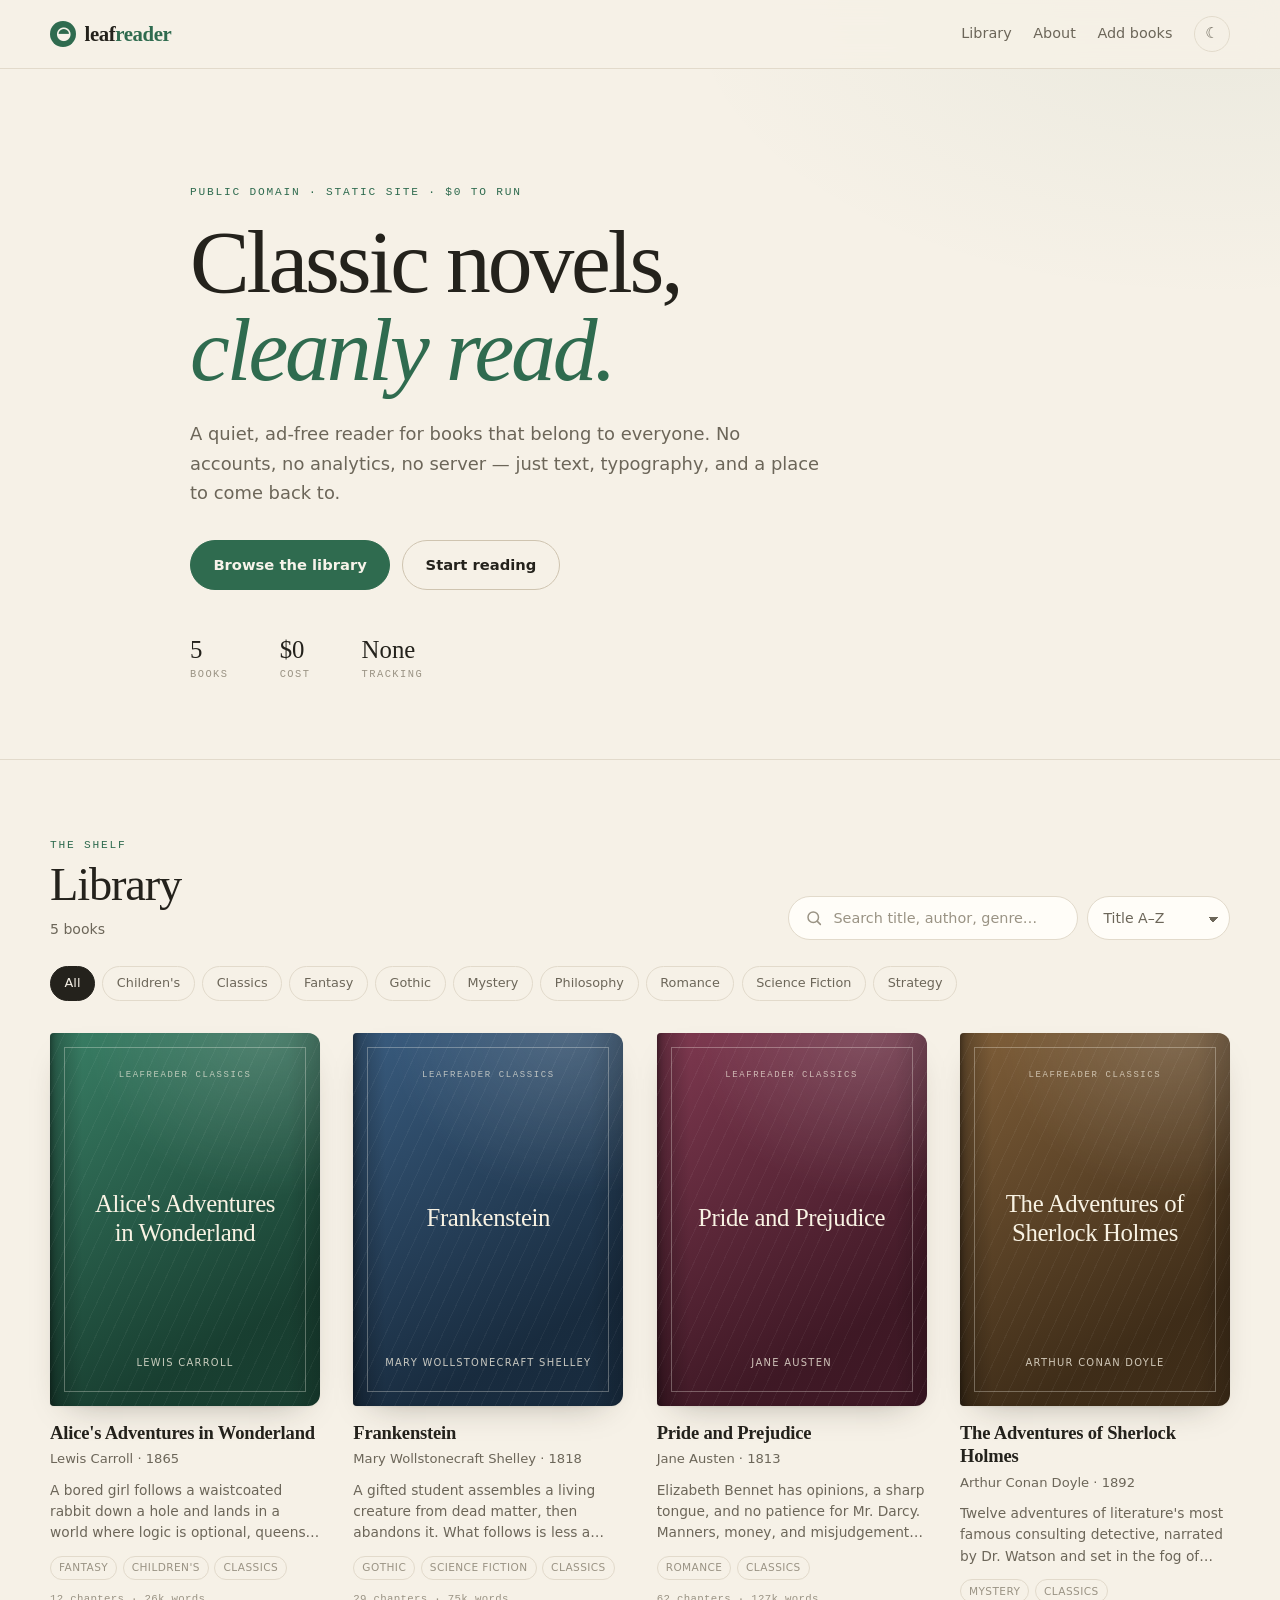
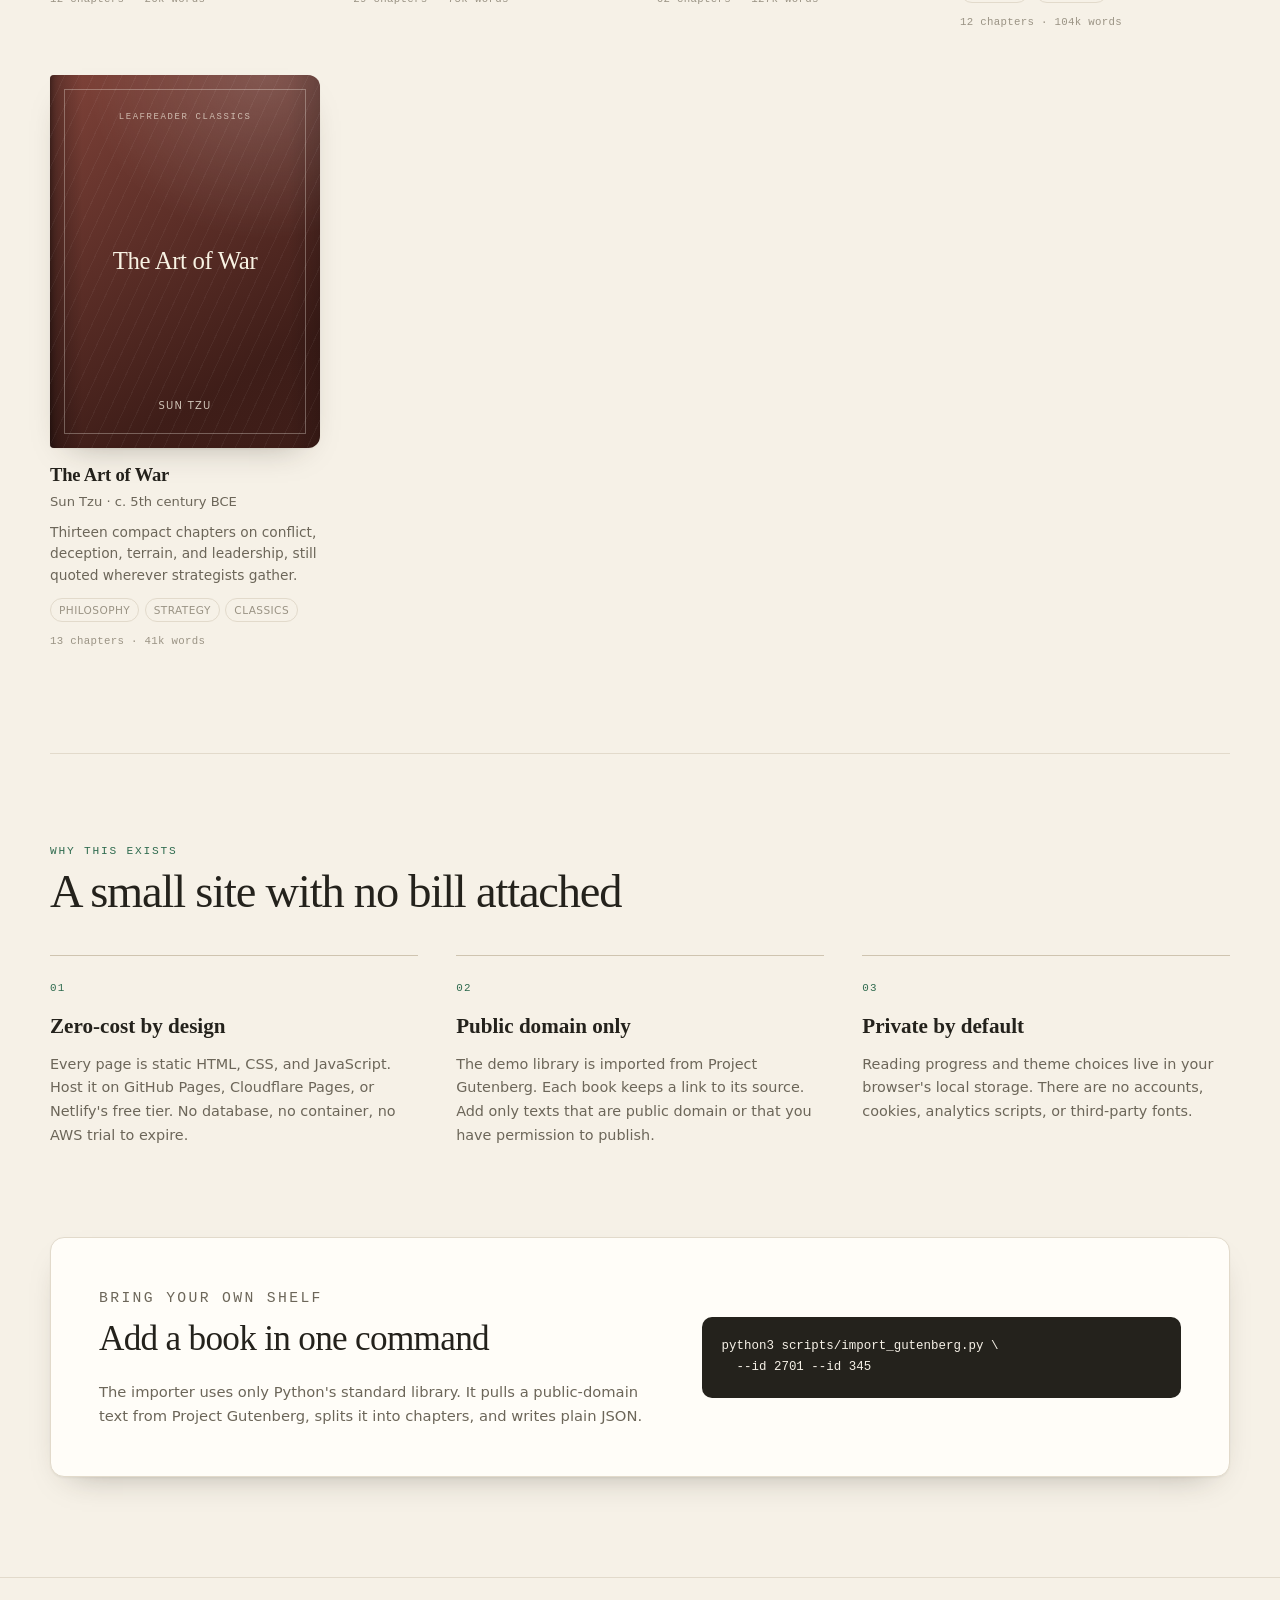
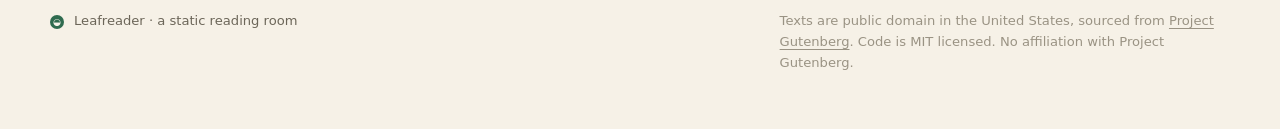
<file: index.html>
<!doctype html>
<html lang="en" data-theme="light">
  <head>
    <meta charset="utf-8">
    <meta name="viewport" content="width=device-width, initial-scale=1">
    <title>Leafreader — public-domain novels, zero cost</title>
    <meta
      name="description"
      content="A free, static webnovel reader for public-domain classics. No accounts, no tracking, no server bill."
    >
    <meta name="color-scheme" content="light dark">
    <meta name="referrer" content="no-referrer">
    <meta
      http-equiv="Content-Security-Policy"
      content="default-src 'none'; script-src 'self'; style-src 'self' 'unsafe-inline'; img-src 'self' data:; font-src 'self'; connect-src 'self'; manifest-src 'self'; worker-src 'self'; base-uri 'none'; form-action 'none'; frame-ancestors 'none'"
    >
    <link rel="icon" href="assets/icon.svg" type="image/svg+xml">
    <link rel="manifest" href="manifest.webmanifest">
    <link rel="stylesheet" href="assets/style.css">
    <script src="assets/theme-init.js"></script>
  </head>
  <body>
    <a class="skip-link" href="#library">Skip to library</a>

    <header class="site-header">
      <div class="wrap header-inner">
        <a class="brand" href="./" aria-label="Leafreader home">
          <span class="brand-mark" aria-hidden="true">◒</span>
          <span>leaf<span class="brand-accent">reader</span></span>
        </a>
        <nav class="site-nav" aria-label="Main">
          <a href="#library">Library</a>
          <a href="#about">About</a>
          <a href="#import">Add books</a>
          <button class="icon-button" data-theme-toggle type="button" aria-label="Toggle color theme">☾</button>
        </nav>
      </div>
    </header>

    <main>
      <section class="hero">
        <div class="wrap hero-inner">
          <p class="eyebrow">Public domain · Static site · $0 to run</p>
          <h1>Classic novels,<br><em>cleanly read.</em></h1>
          <p class="hero-copy">
            A quiet, ad-free reader for books that belong to everyone. No accounts,
            no analytics, no server — just text, typography, and a place to come back to.
          </p>
          <div class="hero-actions">
            <a class="button" href="#library">Browse the library</a>
            <a class="button button-ghost" id="start-reading" href="#library">Start reading</a>
          </div>
          <dl class="hero-stats">
            <div><dt>Books</dt><dd><span id="hero-books">—</span></dd></div>
            <div><dt>Cost</dt><dd>$0</dd></div>
            <div><dt>Tracking</dt><dd>None</dd></div>
          </dl>
        </div>
      </section>

      <div class="wrap" id="continue" aria-live="polite"></div>

      <section class="library wrap" id="library">
        <div class="section-head">
          <div>
            <p class="eyebrow">The shelf</p>
            <h2>Library</h2>
            <p class="section-note" id="count">Loading…</p>
          </div>
          <div class="library-controls">
            <label class="search-field">
              <span class="visually-hidden">Search the library</span>
              <svg viewBox="0 0 24 24" aria-hidden="true" width="18" height="18">
                <circle cx="11" cy="11" r="7" fill="none" stroke="currentColor" stroke-width="2"></circle>
                <path d="m16.5 16.5 4 4" fill="none" stroke="currentColor" stroke-width="2" stroke-linecap="round"></path>
              </svg>
              <input id="search" type="search" placeholder="Search title, author, genre…" autocomplete="off">
            </label>
            <label class="select-field">
              <span class="visually-hidden">Sort books</span>
              <select id="sort">
                <option value="title">Title A–Z</option>
                <option value="author">Author A–Z</option>
                <option value="newest">Newest first</option>
                <option value="shortest">Shortest first</option>
              </select>
            </label>
          </div>
        </div>

        <div class="chips" id="genres" role="group" aria-label="Filter by genre"></div>
        <div class="book-grid" id="grid" aria-live="polite"></div>
        <p class="empty-state" id="empty" hidden>
          Nothing matches that search. Try a different title, author, or genre.
        </p>
      </section>

      <section class="about wrap" id="about">
        <div class="section-head">
          <div>
            <p class="eyebrow">Why this exists</p>
            <h2>A small site with no bill attached</h2>
          </div>
        </div>
        <div class="feature-grid">
          <article class="feature">
            <span class="feature-number">01</span>
            <h3>Zero-cost by design</h3>
            <p>
              Every page is static HTML, CSS, and JavaScript. Host it on GitHub Pages,
              Cloudflare Pages, or Netlify's free tier. No database, no container, no
              AWS trial to expire.
            </p>
          </article>
          <article class="feature">
            <span class="feature-number">02</span>
            <h3>Public domain only</h3>
            <p>
              The demo library is imported from Project Gutenberg. Each book keeps a
              link to its source. Add only texts that are public domain or that you
              have permission to publish.
            </p>
          </article>
          <article class="feature">
            <span class="feature-number">03</span>
            <h3>Private by default</h3>
            <p>
              Reading progress and theme choices live in your browser's local storage.
              There are no accounts, cookies, analytics scripts, or third-party fonts.
            </p>
          </article>
        </div>
      </section>

      <section class="import wrap" id="import">
        <div class="import-card">
          <div>
            <p class="eyebrow">Bring your own shelf</p>
            <h2>Add a book in one command</h2>
            <p>
              The importer uses only Python's standard library. It pulls a public-domain
              text from Project Gutenberg, splits it into chapters, and writes plain JSON.
            </p>
          </div>
          <pre class="code-block"><code>python3 scripts/import_gutenberg.py \
  --id 2701 --id 345</code></pre>
        </div>
      </section>
    </main>

    <footer class="site-footer">
      <div class="wrap footer-inner">
        <p><span class="brand-mark" aria-hidden="true">◒</span> Leafreader · a static reading room</p>
        <p class="footer-note">
          Texts are public domain in the United States, sourced from
          <a href="https://www.gutenberg.org/" rel="noopener">Project Gutenberg</a>.
          Code is MIT licensed. No affiliation with Project Gutenberg.
        </p>
      </div>
    </footer>

    <script type="module" src="assets/app.js"></script>
  </body>
</html>
</file>
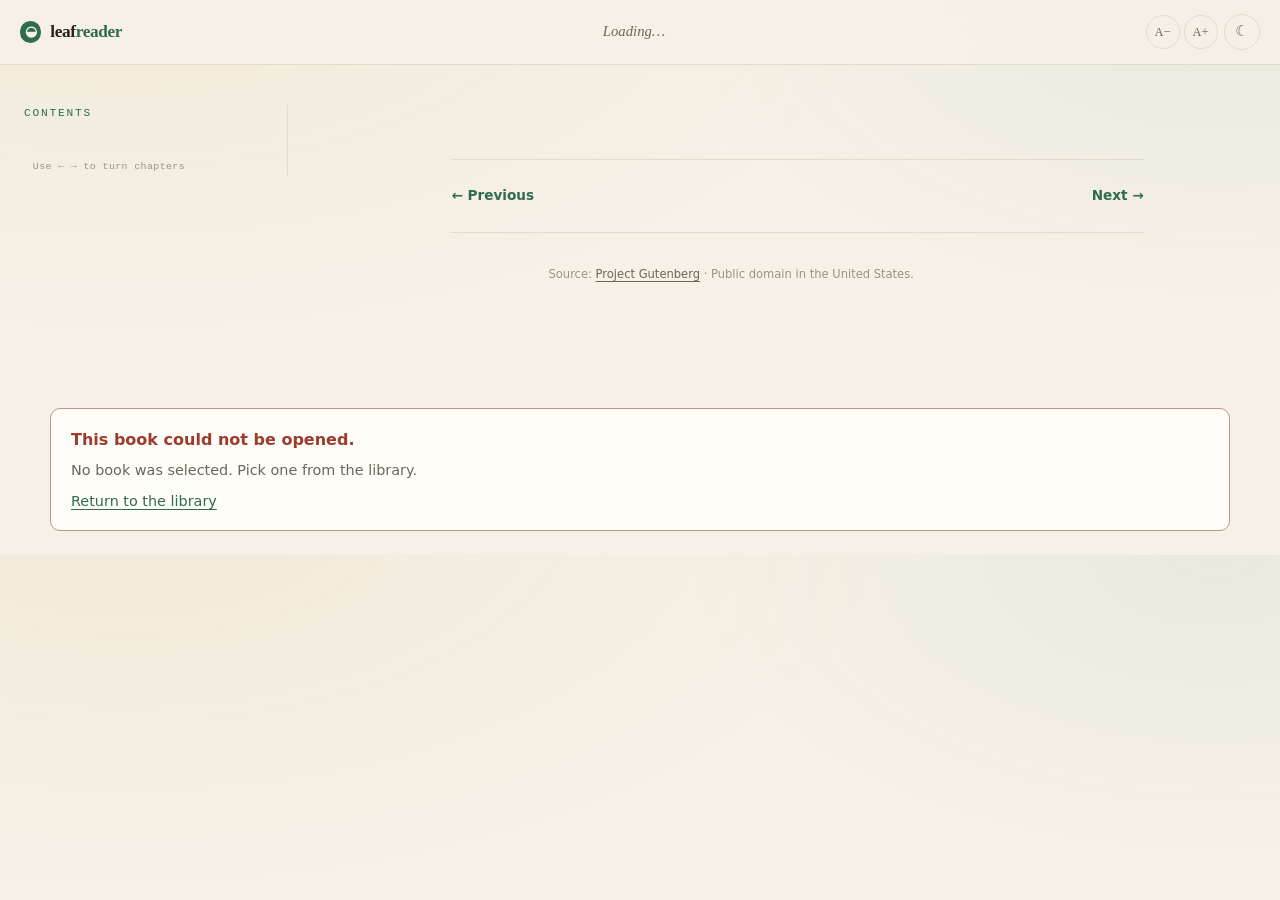
<file: read.html>
<!doctype html>
<html lang="en" data-theme="light">
  <head>
    <meta charset="utf-8">
    <meta name="viewport" content="width=device-width, initial-scale=1">
    <title>Reader — Leafreader</title>
    <meta name="description" content="Read a public-domain classic in a quiet, ad-free reader.">
    <meta name="color-scheme" content="light dark">
    <meta name="referrer" content="no-referrer">
    <meta
      http-equiv="Content-Security-Policy"
      content="default-src 'none'; script-src 'self'; style-src 'self' 'unsafe-inline'; img-src 'self' data:; font-src 'self'; connect-src 'self'; manifest-src 'self'; worker-src 'self'; base-uri 'none'; form-action 'none'; frame-ancestors 'none'"
    >
    <link rel="icon" href="assets/icon.svg" type="image/svg+xml">
    <link rel="manifest" href="manifest.webmanifest">
    <link rel="stylesheet" href="assets/style.css">
    <script src="assets/theme-init.js"></script>
  </head>
  <body class="reader-page">
    <a class="skip-link" href="#chapter">Skip to chapter</a>
    <div class="reading-progress" id="reading-progress" aria-hidden="true"></div>

    <header class="reader-header">
      <div class="reader-header-inner">
        <a class="brand brand-small" href="./" aria-label="Back to the library">
          <span class="brand-mark" aria-hidden="true">◒</span>
          <span>leaf<span class="brand-accent">reader</span></span>
        </a>

        <p class="reader-book" id="book-title">Loading…</p>

        <div class="reader-tools">
          <button class="tool-button" id="toc-toggle" type="button" aria-expanded="false" aria-controls="toc">
            Contents
          </button>
          <div class="font-tools" role="group" aria-label="Text size">
            <button class="icon-button" id="font-down" type="button" aria-label="Decrease text size">A−</button>
            <button class="icon-button" id="font-up" type="button" aria-label="Increase text size">A+</button>
          </div>
          <button class="icon-button" data-theme-toggle type="button" aria-label="Toggle color theme">☾</button>
        </div>
      </div>
    </header>

    <div class="reader-layout">
      <aside class="toc" id="toc" aria-label="Table of contents">
        <div class="toc-head">
          <p class="eyebrow">Contents</p>
          <p class="toc-book" id="toc-book"></p>
        </div>
        <ol class="toc-list" id="toc-list"></ol>
        <p class="toc-hint">Use ← → to turn chapters</p>
      </aside>
      <div class="toc-backdrop" id="toc-backdrop" hidden></div>

      <main class="reader-main" id="chapter">
        <article class="chapter" id="chapter-article" aria-busy="true"></article>

        <nav class="chapter-nav" aria-label="Chapter navigation">
          <a class="chapter-link" id="prev-chapter" href="#" rel="prev">← Previous</a>
          <span class="chapter-position" id="chapter-position"></span>
          <a class="chapter-link" id="next-chapter" href="#" rel="next">Next →</a>
        </nav>

        <footer class="reader-footer">
          <p id="chapter-meta"></p>
          <p>
            Source: <a id="source-link" href="https://www.gutenberg.org/" rel="noopener">Project Gutenberg</a>
            · Public domain in the United States.
          </p>
        </footer>
      </main>
    </div>

    <div class="wrap" id="error" hidden>
      <div class="notice notice-error">
        <strong>This book could not be opened.</strong>
        <p id="error-message"></p>
        <p><a href="./">Return to the library</a></p>
      </div>
    </div>

    <noscript>
      <div class="wrap">
        <div class="notice notice-error">Leafreader needs JavaScript to load chapters.</div>
      </div>
    </noscript>

    <script type="module" src="assets/reader.js"></script>
  </body>
</html>
</file>
<file: assets/style.css>
/* ==========================================================================
   Leafreader — a small static reading room
   ========================================================================== */

:root {
  --bg: #f6f1e7;
  --bg-elevated: #fffdf8;
  --surface: #fffdf8;
  --ink: #24221c;
  --muted: #6c6659;
  --faint: #9a9384;
  --line: #e2dacb;
  --line-strong: #cfc4b0;
  --accent: #2f6b4f;
  --accent-ink: #f7f3ea;
  --accent-soft: #e2ece4;
  --warm: #b07a37;
  --danger: #9c3b2e;
  --shadow: 0 1px 2px rgba(40, 35, 25, 0.05), 0 14px 34px -20px rgba(40, 35, 25, 0.4);
  --shadow-lift: 0 2px 4px rgba(40, 35, 25, 0.06), 0 26px 50px -24px rgba(40, 35, 25, 0.5);
  --radius: 14px;
  --serif: "Iowan Old Style", "Palatino Linotype", Palatino, "Book Antiqua", Georgia, serif;
  --sans: ui-sans-serif, system-ui, -apple-system, "Segoe UI", Roboto, Helvetica, Arial, sans-serif;
  --mono: ui-monospace, SFMono-Regular, Menlo, Consolas, "Liberation Mono", monospace;
  --reader-font-size: 20px;
  --wrap: 1180px;
}

[data-theme="dark"] {
  --bg: #14140f;
  --bg-elevated: #1c1b15;
  --surface: #1c1b15;
  --ink: #ece6d8;
  --muted: #a39b8a;
  --faint: #7b7466;
  --line: #302e25;
  --line-strong: #464334;
  --accent: #83c9a6;
  --accent-ink: #10231a;
  --accent-soft: #22362b;
  --warm: #d8a869;
  --danger: #e08d7e;
  --shadow: 0 1px 2px rgba(0, 0, 0, 0.3), 0 18px 40px -24px rgba(0, 0, 0, 0.85);
  --shadow-lift: 0 2px 6px rgba(0, 0, 0, 0.4), 0 30px 60px -28px rgba(0, 0, 0, 0.95);
}

*,
*::before,
*::after {
  box-sizing: border-box;
}

html {
  scroll-padding-top: 92px;
  -webkit-text-size-adjust: 100%;
}

body {
  margin: 0;
  background-color: var(--bg);
  background-image:
    radial-gradient(1200px 600px at 10% -10%, rgba(176, 122, 55, 0.07), transparent 65%),
    radial-gradient(900px 500px at 95% 0%, rgba(47, 107, 79, 0.06), transparent 60%);
  color: var(--ink);
  font-family: var(--sans);
  font-size: 16px;
  line-height: 1.6;
  -webkit-font-smoothing: antialiased;
  text-rendering: optimizeLegibility;
}

img,
svg {
  display: block;
  max-width: 100%;
}

a {
  color: inherit;
  text-decoration-thickness: 1px;
  text-underline-offset: 3px;
}

button,
input,
select {
  font: inherit;
  color: inherit;
}

::selection {
  background: var(--accent);
  color: var(--accent-ink);
}

:focus-visible {
  outline: 2px solid var(--accent);
  outline-offset: 3px;
  border-radius: 3px;
}

[hidden] {
  display: none !important;
}

.visually-hidden {
  position: absolute !important;
  width: 1px;
  height: 1px;
  padding: 0;
  margin: -1px;
  overflow: hidden;
  clip: rect(0 0 0 0);
  white-space: nowrap;
  border: 0;
}

.skip-link {
  position: fixed;
  top: 10px;
  left: 10px;
  z-index: 100;
  padding: 0.7rem 1rem;
  background: var(--ink);
  color: var(--bg);
  border-radius: 8px;
  font-size: 0.85rem;
  transform: translateY(-160%);
  transition: transform 0.15s ease;
}

.skip-link:focus {
  transform: none;
}

.wrap {
  width: min(100% - 48px, var(--wrap));
  margin-inline: auto;
}

/* ------------------------------------------------------------------ header */
.site-header {
  position: sticky;
  top: 0;
  z-index: 30;
  border-bottom: 1px solid var(--line);
  background: var(--bg);
  background: color-mix(in srgb, var(--bg) 86%, transparent);
  backdrop-filter: blur(14px);
  -webkit-backdrop-filter: blur(14px);
}

.header-inner {
  display: flex;
  align-items: center;
  justify-content: space-between;
  gap: 24px;
  height: 68px;
}

.brand {
  display: inline-flex;
  align-items: center;
  gap: 0.55rem;
  font-family: var(--serif);
  font-size: 1.3rem;
  font-weight: 600;
  letter-spacing: -0.02em;
  text-decoration: none;
  white-space: nowrap;
}

.brand-mark {
  display: inline-grid;
  place-items: center;
  width: 1.55em;
  height: 1.55em;
  border-radius: 50%;
  background: var(--accent);
  color: var(--accent-ink);
  font-size: 0.8em;
  line-height: 1;
}

.brand-accent {
  color: var(--accent);
}

.site-nav {
  display: flex;
  align-items: center;
  gap: 1.35rem;
  font-size: 0.9rem;
}

.site-nav > a {
  color: var(--muted);
  text-decoration: none;
  transition: color 0.15s ease;
}

.site-nav > a:hover {
  color: var(--ink);
}

.icon-button {
  display: inline-grid;
  place-items: center;
  width: 36px;
  height: 36px;
  padding: 0;
  border: 1px solid var(--line);
  border-radius: 50%;
  background: transparent;
  color: var(--muted);
  font-size: 0.95rem;
  line-height: 1;
  cursor: pointer;
  transition: color 0.15s ease, border-color 0.15s ease, background 0.15s ease;
}

.icon-button:hover {
  color: var(--ink);
  border-color: var(--line-strong);
  background: var(--bg-elevated);
}

/* -------------------------------------------------------------------- hero */
.eyebrow {
  margin: 0 0 1rem;
  font-family: var(--mono);
  font-size: 0.7rem;
  font-weight: 500;
  letter-spacing: 0.16em;
  text-transform: uppercase;
  color: var(--accent);
}

.hero {
  position: relative;
  padding: clamp(64px, 9vw, 120px) 0 clamp(48px, 6vw, 84px);
  border-bottom: 1px solid var(--line);
}

.hero-inner {
  max-width: 900px;
}

.hero h1 {
  margin: 0;
  font-family: var(--serif);
  font-size: clamp(2.9rem, 7.4vw, 5.6rem);
  font-weight: 500;
  line-height: 0.98;
  letter-spacing: -0.035em;
}

.hero h1 em {
  color: var(--accent);
  font-weight: 400;
}

.hero-copy {
  max-width: 56ch;
  margin: 1.6rem 0 0;
  color: var(--muted);
  font-size: clamp(1rem, 1.4vw, 1.15rem);
  line-height: 1.65;
}

.hero-actions {
  display: flex;
  flex-wrap: wrap;
  gap: 0.75rem;
  margin-top: 2rem;
}

.button {
  display: inline-flex;
  align-items: center;
  justify-content: center;
  gap: 0.5rem;
  padding: 0.78rem 1.4rem;
  border: 1px solid var(--accent);
  border-radius: 999px;
  background: var(--accent);
  color: var(--accent-ink);
  font-size: 0.92rem;
  font-weight: 600;
  text-decoration: none;
  cursor: pointer;
  transition: transform 0.15s ease, box-shadow 0.15s ease, background 0.15s ease;
}

.button:hover {
  transform: translateY(-1px);
  box-shadow: var(--shadow);
}

.button-ghost {
  background: transparent;
  border-color: var(--line-strong);
  color: var(--ink);
}

.button-ghost:hover {
  background: var(--bg-elevated);
}

.hero-stats {
  display: flex;
  flex-wrap: wrap;
  gap: clamp(1.6rem, 4vw, 3.4rem);
  margin: 3rem 0 0;
}

.hero-stats div {
  display: flex;
  flex-direction: column-reverse;
  gap: 0.15rem;
}

.hero-stats dt {
  font-family: var(--mono);
  font-size: 0.65rem;
  letter-spacing: 0.14em;
  text-transform: uppercase;
  color: var(--faint);
}

.hero-stats dd {
  margin: 0;
  font-family: var(--serif);
  font-size: 1.55rem;
  line-height: 1;
}

/* ---------------------------------------------------------- continue card */
#continue:not(:empty) {
  padding-top: 28px;
}

.continue-card {
  display: flex;
  align-items: center;
  gap: 1.1rem;
  padding: 1rem 1.15rem;
  border: 1px solid var(--line);
  border-radius: var(--radius);
  background: var(--surface);
  box-shadow: var(--shadow);
}

.continue-cover {
  flex: 0 0 auto;
  width: 52px;
  height: 72px;
  border-radius: 3px 7px 7px 3px;
  background: linear-gradient(145deg, hsl(var(--hue) 42% 40%), hsl(var(--hue) 46% 20%));
  box-shadow: inset 3px 0 0 rgba(0, 0, 0, 0.22);
}

.continue-copy {
  min-width: 0;
  flex: 1;
}

.continue-copy .eyebrow {
  margin-bottom: 0.25rem;
}

.continue-copy h3 {
  margin: 0;
  font-family: var(--serif);
  font-size: 1.2rem;
  font-weight: 600;
  white-space: nowrap;
  overflow: hidden;
  text-overflow: ellipsis;
}

.continue-copy p:last-child {
  margin: 0.15rem 0 0;
  color: var(--muted);
  font-size: 0.85rem;
}

.continue-card .button {
  flex: 0 0 auto;
  padding: 0.6rem 1rem;
  font-size: 0.82rem;
}

/* ------------------------------------------------------------------ library */
.library {
  padding: clamp(48px, 6vw, 80px) 0 clamp(64px, 8vw, 104px);
}

.section-head {
  display: flex;
  flex-wrap: wrap;
  align-items: flex-end;
  justify-content: space-between;
  gap: 1.5rem;
  margin-bottom: 1.6rem;
}

.section-head .eyebrow {
  margin-bottom: 0.4rem;
}

.section-head h2 {
  margin: 0;
  font-family: var(--serif);
  font-size: clamp(2rem, 4vw, 2.9rem);
  font-weight: 500;
  letter-spacing: -0.025em;
  line-height: 1.05;
}

.section-note {
  margin: 0.5rem 0 0;
  color: var(--muted);
  font-size: 0.88rem;
}

.library-controls {
  display: flex;
  flex-wrap: wrap;
  gap: 0.6rem;
}

.search-field {
  display: flex;
  align-items: center;
  gap: 0.55rem;
  padding: 0.5rem 0.95rem;
  border: 1px solid var(--line);
  border-radius: 999px;
  background: var(--surface);
  color: var(--faint);
  transition: border-color 0.15s ease, box-shadow 0.15s ease;
}

.search-field:focus-within {
  border-color: var(--accent);
  box-shadow: 0 0 0 3px var(--accent-soft);
}

.search-field input {
  width: min(230px, 52vw);
  border: 0;
  background: transparent;
  color: var(--ink);
  font-size: 0.9rem;
  outline: none;
}

.search-field input::placeholder {
  color: var(--faint);
}

.select-field select {
  padding: 0.62rem 2.1rem 0.62rem 0.95rem;
  border: 1px solid var(--line);
  border-radius: 999px;
  background-color: var(--surface);
  background-image: linear-gradient(45deg, transparent 50%, currentColor 50%),
    linear-gradient(135deg, currentColor 50%, transparent 50%);
  background-position: calc(100% - 16px) 52%, calc(100% - 11px) 52%;
  background-size: 5px 5px, 5px 5px;
  background-repeat: no-repeat;
  font-size: 0.88rem;
  color: var(--muted);
  appearance: none;
  cursor: pointer;
}

.chips {
  display: flex;
  flex-wrap: wrap;
  gap: 0.45rem;
  margin: 0 0 2rem;
}

.chip {
  padding: 0.38rem 0.85rem;
  border: 1px solid var(--line);
  border-radius: 999px;
  background: transparent;
  color: var(--muted);
  font-size: 0.8rem;
  cursor: pointer;
  transition: color 0.15s ease, border-color 0.15s ease, background 0.15s ease;
}

.chip:hover {
  border-color: var(--line-strong);
  color: var(--ink);
}

.chip.is-active {
  border-color: var(--ink);
  background: var(--ink);
  color: var(--bg);
}

.book-grid {
  display: grid;
  grid-template-columns: repeat(auto-fill, minmax(250px, 1fr));
  gap: clamp(26px, 3.4vw, 44px) clamp(20px, 2.6vw, 34px);
}

.book-card {
  display: flex;
  flex-direction: column;
  min-width: 0;
}

.cover {
  position: relative;
  display: block;
  aspect-ratio: 3 / 4.15;
  border-radius: 4px 12px 12px 4px;
  background:
    linear-gradient(150deg, hsl(var(--hue) 38% 36%), hsl(var(--hue) 44% 17%) 78%);
  box-shadow:
    inset 7px 0 10px -8px rgba(0, 0, 0, 0.65),
    var(--shadow);
  overflow: hidden;
  text-decoration: none;
  transition: transform 0.22s ease, box-shadow 0.22s ease;
}

.cover::before {
  content: "";
  position: absolute;
  inset: 0;
  background:
    repeating-linear-gradient(115deg, rgba(255, 255, 255, 0.045) 0 1px, transparent 1px 13px),
    radial-gradient(120% 80% at 80% 0%, rgba(255, 255, 255, 0.16), transparent 55%),
    linear-gradient(90deg, rgba(0, 0, 0, 0.3), transparent 12%, transparent 88%, rgba(0, 0, 0, 0.18));
  pointer-events: none;
}

.cover:hover {
  transform: translateY(-5px) rotate(-0.4deg);
  box-shadow:
    inset 7px 0 10px -8px rgba(0, 0, 0, 0.65),
    var(--shadow-lift);
}

.cover-frame {
  position: relative;
  z-index: 1;
  display: flex;
  flex-direction: column;
  align-items: center;
  justify-content: space-between;
  height: calc(100% - 28px);
  margin: 14px;
  padding: 20px 14px;
  border: 1px solid rgba(255, 252, 242, 0.3);
  color: #f8f2e3;
  text-align: center;
}

.cover-eyebrow {
  font-family: var(--mono);
  font-size: 0.56rem;
  letter-spacing: 0.18em;
  text-transform: uppercase;
  opacity: 0.68;
}

.cover-title {
  font-family: var(--serif);
  font-size: clamp(1.2rem, 2.4vw, 1.55rem);
  font-weight: 500;
  line-height: 1.15;
  letter-spacing: -0.015em;
  text-wrap: balance;
}

.cover-author {
  font-size: 0.62rem;
  letter-spacing: 0.13em;
  text-transform: uppercase;
  opacity: 0.78;
}

.book-body {
  padding-top: 15px;
}

.book-heading h3 {
  margin: 0;
  font-family: var(--serif);
  font-size: 1.16rem;
  font-weight: 600;
  line-height: 1.25;
  letter-spacing: -0.01em;
}

.book-heading h3 a {
  text-decoration: none;
}

.book-heading h3 a:hover {
  color: var(--accent);
  text-decoration: underline;
}

.byline {
  margin: 0.25rem 0 0;
  color: var(--muted);
  font-size: 0.82rem;
}

.book-description {
  display: -webkit-box;
  margin: 0.65rem 0 0;
  color: var(--muted);
  font-size: 0.86rem;
  line-height: 1.55;
  -webkit-line-clamp: 3;
  line-clamp: 3;
  -webkit-box-orient: vertical;
  overflow: hidden;
}

.tags {
  display: flex;
  flex-wrap: wrap;
  gap: 0.35rem;
  margin-top: 0.75rem;
}

.tag {
  padding: 0.16rem 0.5rem;
  border: 1px solid var(--line);
  border-radius: 999px;
  color: var(--faint);
  font-size: 0.66rem;
  letter-spacing: 0.04em;
  text-transform: uppercase;
}

.book-meta {
  margin: 0.7rem 0 0;
  color: var(--faint);
  font-family: var(--mono);
  font-size: 0.67rem;
  letter-spacing: 0.03em;
}

.card-progress {
  height: 3px;
  margin-top: 0.55rem;
  border-radius: 999px;
  background: var(--line);
  overflow: hidden;
}

.card-progress span {
  display: block;
  height: 100%;
  border-radius: inherit;
  background: var(--accent);
}

.empty-state {
  padding: 3rem 1rem;
  border: 1px dashed var(--line-strong);
  border-radius: var(--radius);
  color: var(--muted);
  text-align: center;
}

/* -------------------------------------------------------------------- about */
.about {
  padding: clamp(56px, 7vw, 90px) 0;
  border-top: 1px solid var(--line);
}

.feature-grid {
  display: grid;
  grid-template-columns: repeat(auto-fit, minmax(240px, 1fr));
  gap: clamp(24px, 3vw, 44px);
  margin-top: 2.4rem;
}

.feature {
  padding-top: 1.1rem;
  border-top: 1px solid var(--line-strong);
}

.feature-number {
  font-family: var(--mono);
  font-size: 0.68rem;
  letter-spacing: 0.12em;
  color: var(--accent);
}

.feature h3 {
  margin: 0.7rem 0 0.55rem;
  font-family: var(--serif);
  font-size: 1.32rem;
  font-weight: 600;
}

.feature p {
  margin: 0;
  color: var(--muted);
  font-size: 0.9rem;
  line-height: 1.65;
}

/* ------------------------------------------------------------------- import */
.import {
  padding-bottom: clamp(64px, 8vw, 100px);
}

.import-card {
  display: grid;
  grid-template-columns: minmax(0, 1.15fr) minmax(0, 1fr);
  align-items: center;
  gap: clamp(24px, 4vw, 56px);
  padding: clamp(26px, 4.5vw, 48px);
  border: 1px solid var(--line);
  border-radius: var(--radius);
  background: var(--surface);
  box-shadow: var(--shadow);
}

.import-card h2 {
  margin: 0 0 0.8rem;
  font-family: var(--serif);
  font-size: clamp(1.6rem, 3vw, 2.2rem);
  font-weight: 500;
  letter-spacing: -0.02em;
}

.import-card p {
  margin: 0;
  color: var(--muted);
  font-size: 0.92rem;
  line-height: 1.65;
}

.code-block {
  margin: 0;
  padding: 1.2rem 1.25rem;
  border-radius: 10px;
  background: var(--ink);
  color: var(--bg);
  font-family: var(--mono);
  font-size: 0.78rem;
  line-height: 1.7;
  overflow-x: auto;
}

[data-theme="dark"] .code-block {
  background: #0b0b08;
  border: 1px solid var(--line);
}

/* ------------------------------------------------------------------ notice */
.notice {
  margin: 1.5rem 0;
  padding: 1.1rem 1.25rem;
  border: 1px solid var(--line);
  border-radius: 10px;
  background: var(--surface);
}

.notice p {
  margin: 0.45rem 0 0;
  color: var(--muted);
  font-size: 0.9rem;
}

.notice code {
  padding: 0.1rem 0.35rem;
  border-radius: 4px;
  background: var(--accent-soft);
  font-family: var(--mono);
  font-size: 0.82em;
}

.notice-error {
  border-color: color-mix(in srgb, var(--danger) 45%, var(--line));
}

.notice-error strong {
  color: var(--danger);
}

.notice a {
  color: var(--accent);
}

/* ------------------------------------------------------------------ footer */
.site-footer {
  border-top: 1px solid var(--line);
  padding: 2rem 0 3.5rem;
}

.footer-inner {
  display: flex;
  flex-wrap: wrap;
  justify-content: space-between;
  gap: 1rem;
  color: var(--muted);
  font-size: 0.82rem;
}

.footer-inner p {
  margin: 0;
}

.footer-inner .brand-mark {
  margin-right: 0.35rem;
  font-size: 0.7em;
}

.footer-note {
  max-width: 54ch;
  color: var(--faint);
}

.footer-note a {
  color: inherit;
}

/* ==========================================================================
   Reader
   ========================================================================== */

.reading-progress {
  position: fixed;
  top: 0;
  left: 0;
  z-index: 60;
  width: 0;
  height: 3px;
  background: var(--accent);
  transition: width 0.08s linear;
}

.reader-header {
  position: sticky;
  top: 0;
  z-index: 30;
  border-bottom: 1px solid var(--line);
  background: var(--bg);
  background: color-mix(in srgb, var(--bg) 88%, transparent);
  backdrop-filter: blur(14px);
  -webkit-backdrop-filter: blur(14px);
}

.reader-header-inner {
  display: grid;
  grid-template-columns: auto minmax(0, 1fr) auto;
  align-items: center;
  gap: 1.2rem;
  width: min(100% - 40px, 1380px);
  height: 64px;
  margin-inline: auto;
}

.brand-small {
  font-size: 1.08rem;
}

.reader-book {
  margin: 0;
  color: var(--muted);
  font-family: var(--serif);
  font-size: 0.92rem;
  font-style: italic;
  text-align: center;
  white-space: nowrap;
  overflow: hidden;
  text-overflow: ellipsis;
}

.reader-tools {
  display: flex;
  align-items: center;
  gap: 0.4rem;
}

.tool-button {
  padding: 0.42rem 0.8rem;
  border: 1px solid var(--line);
  border-radius: 999px;
  background: transparent;
  color: var(--muted);
  font-size: 0.78rem;
  cursor: pointer;
  transition: color 0.15s ease, border-color 0.15s ease, background 0.15s ease;
}

.tool-button:hover {
  color: var(--ink);
  border-color: var(--line-strong);
  background: var(--bg-elevated);
}

#toc-toggle {
  display: none;
}

.font-tools {
  display: flex;
  gap: 0.25rem;
}

.font-tools .icon-button {
  width: 34px;
  height: 34px;
  font-family: var(--serif);
  font-size: 0.78rem;
}

.reader-layout {
  display: grid;
  grid-template-columns: 264px minmax(0, 1fr);
  gap: clamp(28px, 4vw, 64px);
  width: min(100% - 48px, 1280px);
  margin-inline: auto;
  padding: 2.5rem 0 6rem;
}

/* --------------------------------------------------------------------- toc */
.toc {
  position: sticky;
  top: 88px;
  align-self: start;
  max-height: calc(100vh - 112px);
  padding-right: 1.1rem;
  border-right: 1px solid var(--line);
  overflow-y: auto;
  scrollbar-width: thin;
}

.toc-head {
  padding-bottom: 0.8rem;
}

.toc-head .eyebrow {
  margin-bottom: 0.35rem;
}

.toc-book {
  margin: 0;
  font-family: var(--serif);
  font-size: 1.02rem;
  font-weight: 600;
  line-height: 1.3;
}

.toc-list {
  margin: 0;
  padding: 0;
  list-style: none;
}

.toc-list a {
  display: flex;
  gap: 0.6rem;
  align-items: baseline;
  padding: 0.42rem 0.55rem;
  border-radius: 7px;
  color: var(--muted);
  font-size: 0.8rem;
  line-height: 1.4;
  text-decoration: none;
  transition: color 0.12s ease, background 0.12s ease;
}

.toc-list a:hover {
  color: var(--ink);
  background: var(--bg-elevated);
}

.toc-list a.is-active {
  background: var(--accent-soft);
  color: var(--accent);
}

.toc-number {
  flex: 0 0 auto;
  font-family: var(--mono);
  font-size: 0.62rem;
  color: var(--faint);
}

.toc-title {
  min-width: 0;
}

.toc-hint {
  margin: 1.1rem 0 0;
  padding: 0 0.55rem;
  color: var(--faint);
  font-family: var(--mono);
  font-size: 0.62rem;
  letter-spacing: 0.04em;
}

.toc-backdrop {
  position: fixed;
  inset: 0;
  z-index: 35;
  background: rgba(10, 10, 7, 0.45);
  backdrop-filter: blur(2px);
}

@media (min-width: 901px) {
  .toc-backdrop {
    display: none !important;
  }
}

/* ------------------------------------------------------------------ chapter */
.reader-main {
  width: 100%;
  max-width: 740px;
  justify-self: center;
  min-width: 0;
}

.chapter {
  max-width: 68ch;
  margin-inline: auto;
}

.chapter-head {
  margin-bottom: 2.4rem;
  padding-bottom: 1.6rem;
  border-bottom: 1px solid var(--line);
}

.chapter-kicker {
  margin: 0 0 0.7rem;
  font-family: var(--mono);
  font-size: 0.66rem;
  letter-spacing: 0.16em;
  text-transform: uppercase;
  color: var(--accent);
}

.chapter h1 {
  margin: 0;
  font-family: var(--serif);
  font-size: clamp(1.9rem, 3.7vw, 2.9rem);
  font-weight: 500;
  line-height: 1.1;
  letter-spacing: -0.025em;
  text-wrap: balance;
}

.chapter-submeta {
  margin: 0.9rem 0 0;
  color: var(--faint);
  font-family: var(--mono);
  font-size: 0.66rem;
  letter-spacing: 0.05em;
}

.chapter p {
  margin: 0 0 1.35em;
  font-family: var(--serif);
  font-size: var(--reader-font-size);
  line-height: 1.78;
  letter-spacing: 0.002em;
  hanging-punctuation: first;
  text-wrap: pretty;
}

.chapter p:first-of-type {
  margin-top: 0;
}

.chapter-nav {
  display: flex;
  align-items: center;
  justify-content: space-between;
  gap: 1rem;
  max-width: 68ch;
  margin: 3.4rem auto 0;
  padding: 1.2rem 0;
  border-top: 1px solid var(--line);
  border-bottom: 1px solid var(--line);
}

.chapter-link {
  color: var(--accent);
  font-size: 0.85rem;
  font-weight: 600;
  text-decoration: none;
  padding: 0.35rem 0;
}

.chapter-link:hover {
  text-decoration: underline;
}

.chapter-link.is-disabled {
  color: var(--faint);
  opacity: 0.45;
  pointer-events: none;
}

.chapter-position {
  color: var(--faint);
  font-family: var(--mono);
  font-size: 0.64rem;
  letter-spacing: 0.06em;
  text-align: center;
}

.reader-footer {
  max-width: 68ch;
  margin: 2rem auto 0;
  color: var(--faint);
  font-size: 0.72rem;
  line-height: 1.6;
}

.reader-footer p {
  margin: 0.3rem 0;
}

.reader-footer a {
  color: var(--muted);
}

/* ----------------------------------------------------------------- mobile */
@media (max-width: 900px) {
  #toc-toggle {
    display: inline-block;
  }

  .reader-layout {
    grid-template-columns: minmax(0, 1fr);
    width: min(100% - 40px, 760px);
    padding-top: 1.6rem;
  }

  .toc {
    position: fixed;
    top: 0;
    bottom: 0;
    left: 0;
    z-index: 40;
    width: min(340px, 86vw);
    max-height: none;
    padding: 78px 18px 24px;
    border-right: 1px solid var(--line);
    background: var(--bg-elevated);
    transform: translateX(-103%);
    transition: transform 0.24s ease;
    box-shadow: var(--shadow-lift);
  }

  .toc-open .toc {
    transform: translateX(0);
  }

  .toc-open {
    overflow: hidden;
  }

  .import-card {
    grid-template-columns: minmax(0, 1fr);
  }
}

@media (max-width: 720px) {
  .wrap {
    width: min(100% - 32px, var(--wrap));
  }

  .header-inner {
    height: 60px;
  }

  .site-nav {
    gap: 0.9rem;
  }

  .site-nav > a {
    font-size: 0.82rem;
  }

  .hero {
    padding-top: 56px;
  }

  .hero-stats {
    margin-top: 2.2rem;
  }

  .section-head {
    align-items: flex-start;
  }

  .library-controls {
    width: 100%;
  }

  .search-field {
    flex: 1 1 100%;
  }

  .search-field input {
    width: 100%;
  }

  .select-field {
    flex: 1 1 auto;
  }

  .select-field select {
    width: 100%;
  }

  .reader-header-inner {
    grid-template-columns: auto 1fr;
    width: min(100% - 28px, 1380px);
    height: 58px;
  }

  .reader-book {
    display: none;
  }

  .reader-tools {
    justify-self: end;
  }

  .reader-layout {
    width: min(100% - 32px, 700px);
    padding-bottom: 4rem;
  }

  .chapter-nav {
    gap: 0.5rem;
  }

  .chapter-position {
    font-size: 0.58rem;
  }

  .footer-inner {
    flex-direction: column;
  }
}

@media (max-width: 420px) {
  .brand span:not(.brand-mark) {
    font-size: 1.1rem;
  }

  .site-nav > a[href="#import"] {
    display: none;
  }
}

/* ------------------------------------------------------------------ print */
@media print {
  .site-header,
  .reader-header,
  .toc,
  .toc-backdrop,
  .reading-progress,
  .chapter-nav,
  .reader-tools,
  .skip-link {
    display: none !important;
  }

  body {
    background: #fff;
    color: #000;
  }

  .reader-layout {
    display: block;
    width: auto;
    padding: 0;
  }

  .reader-main,
  .chapter {
    max-width: none;
  }

  .chapter p {
    font-size: 11.5pt;
    line-height: 1.55;
  }
}

/* --------------------------------------------------------- reduced motion */
@media (prefers-reduced-motion: reduce) {
  *,
  *::before,
  *::after {
    animation-duration: 0.01ms !important;
    transition-duration: 0.01ms !important;
  }
}
</file>
